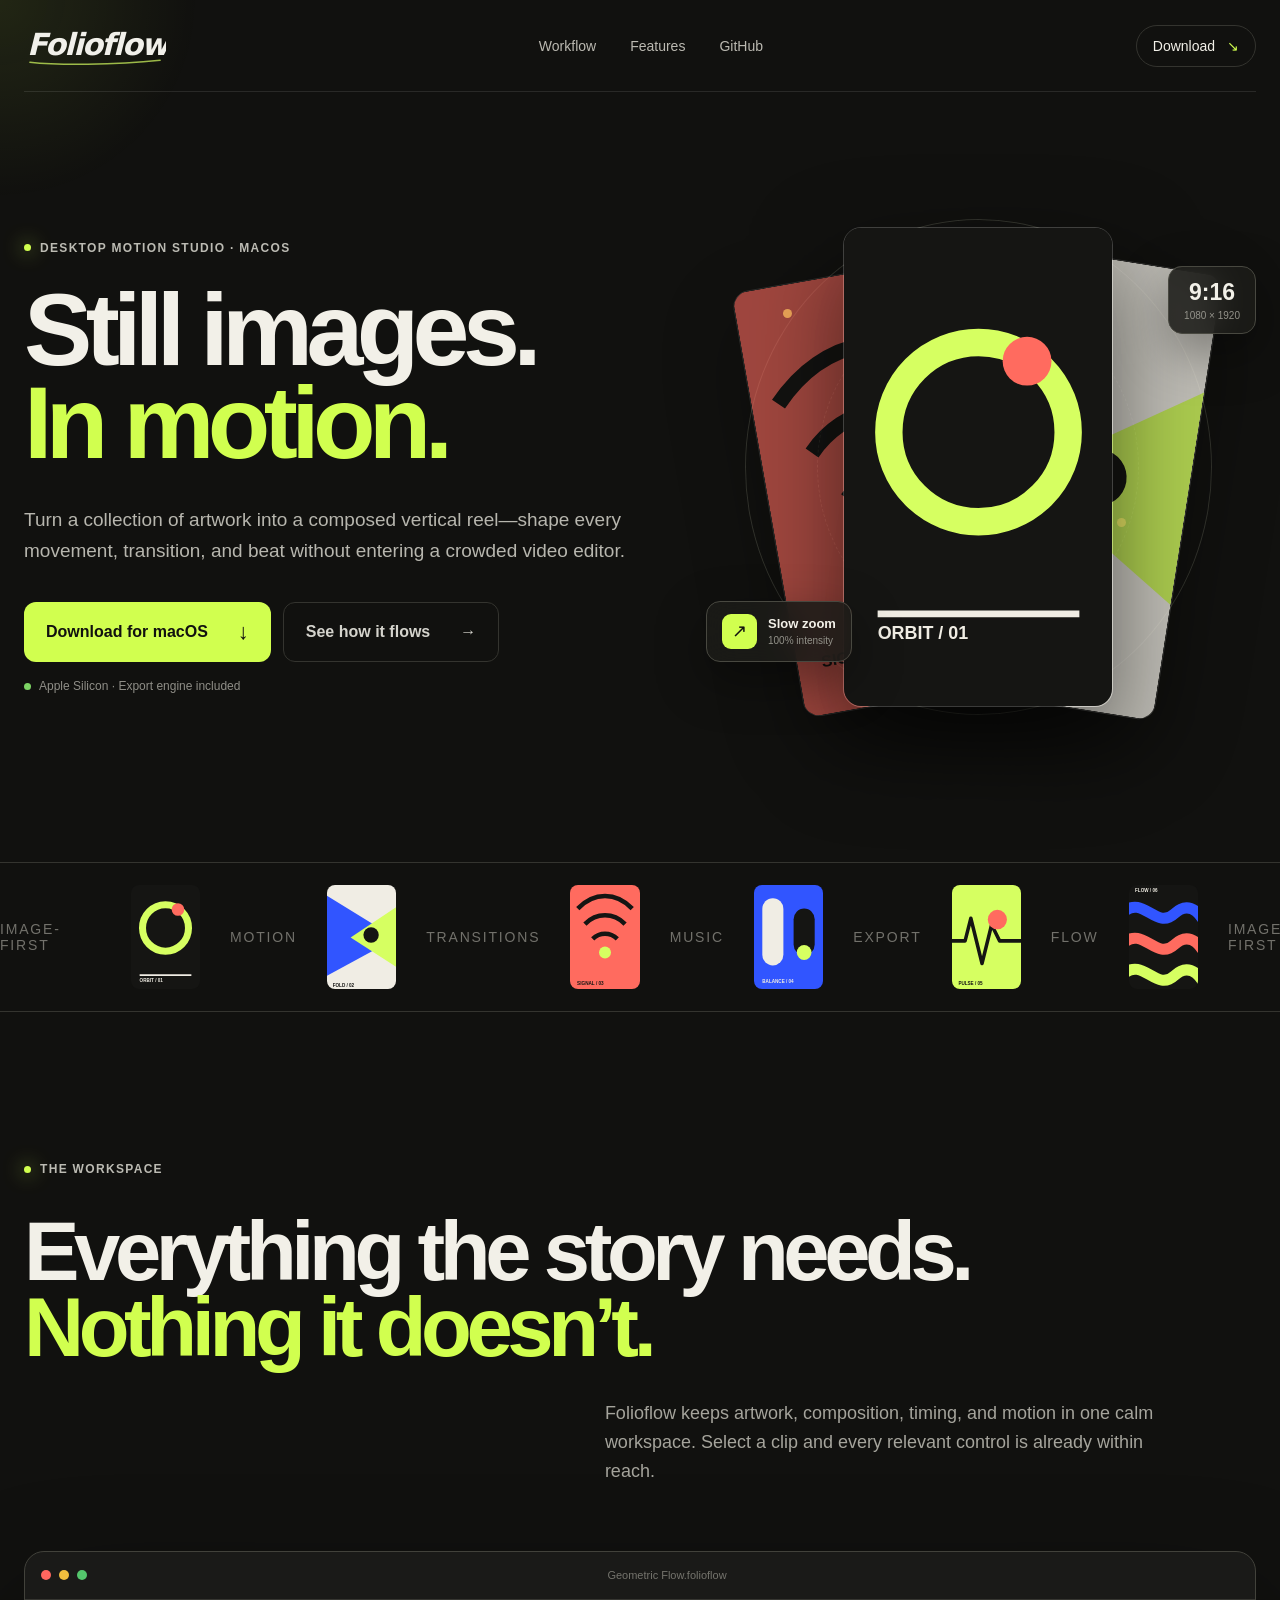
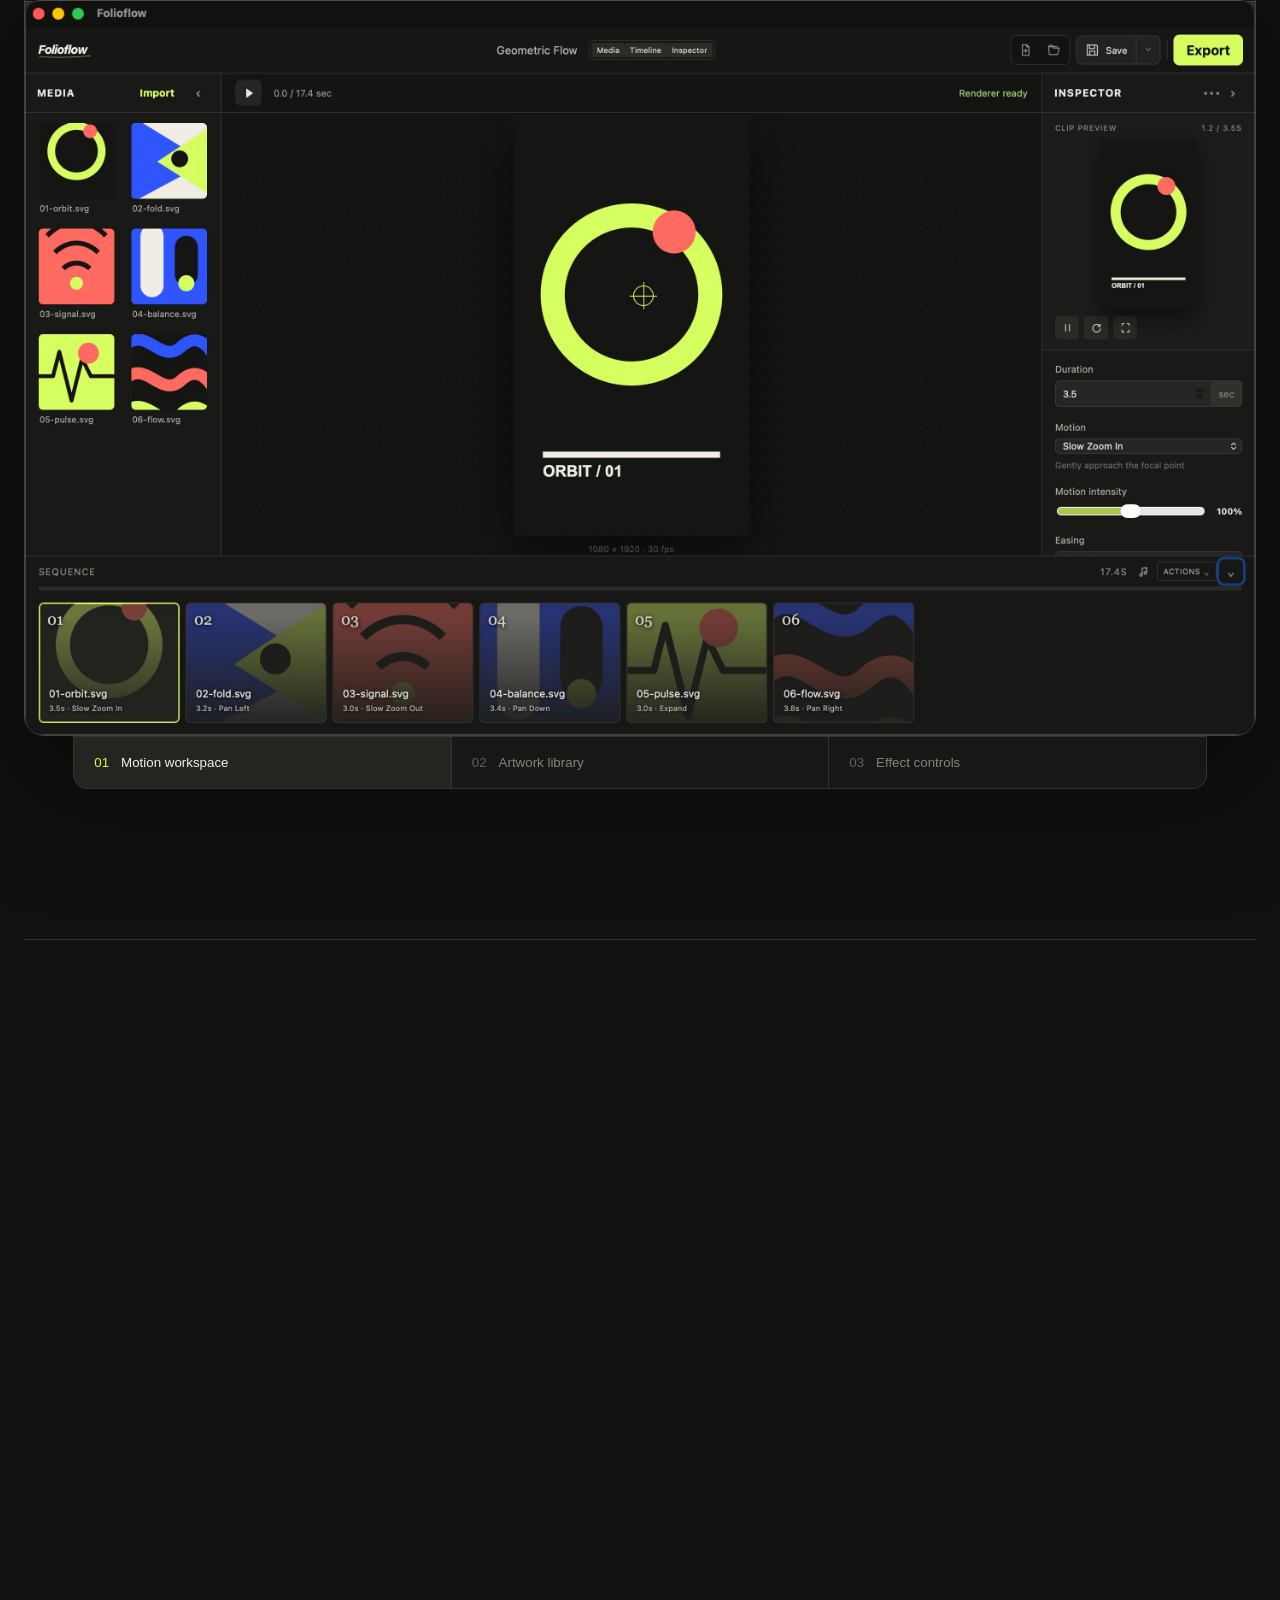
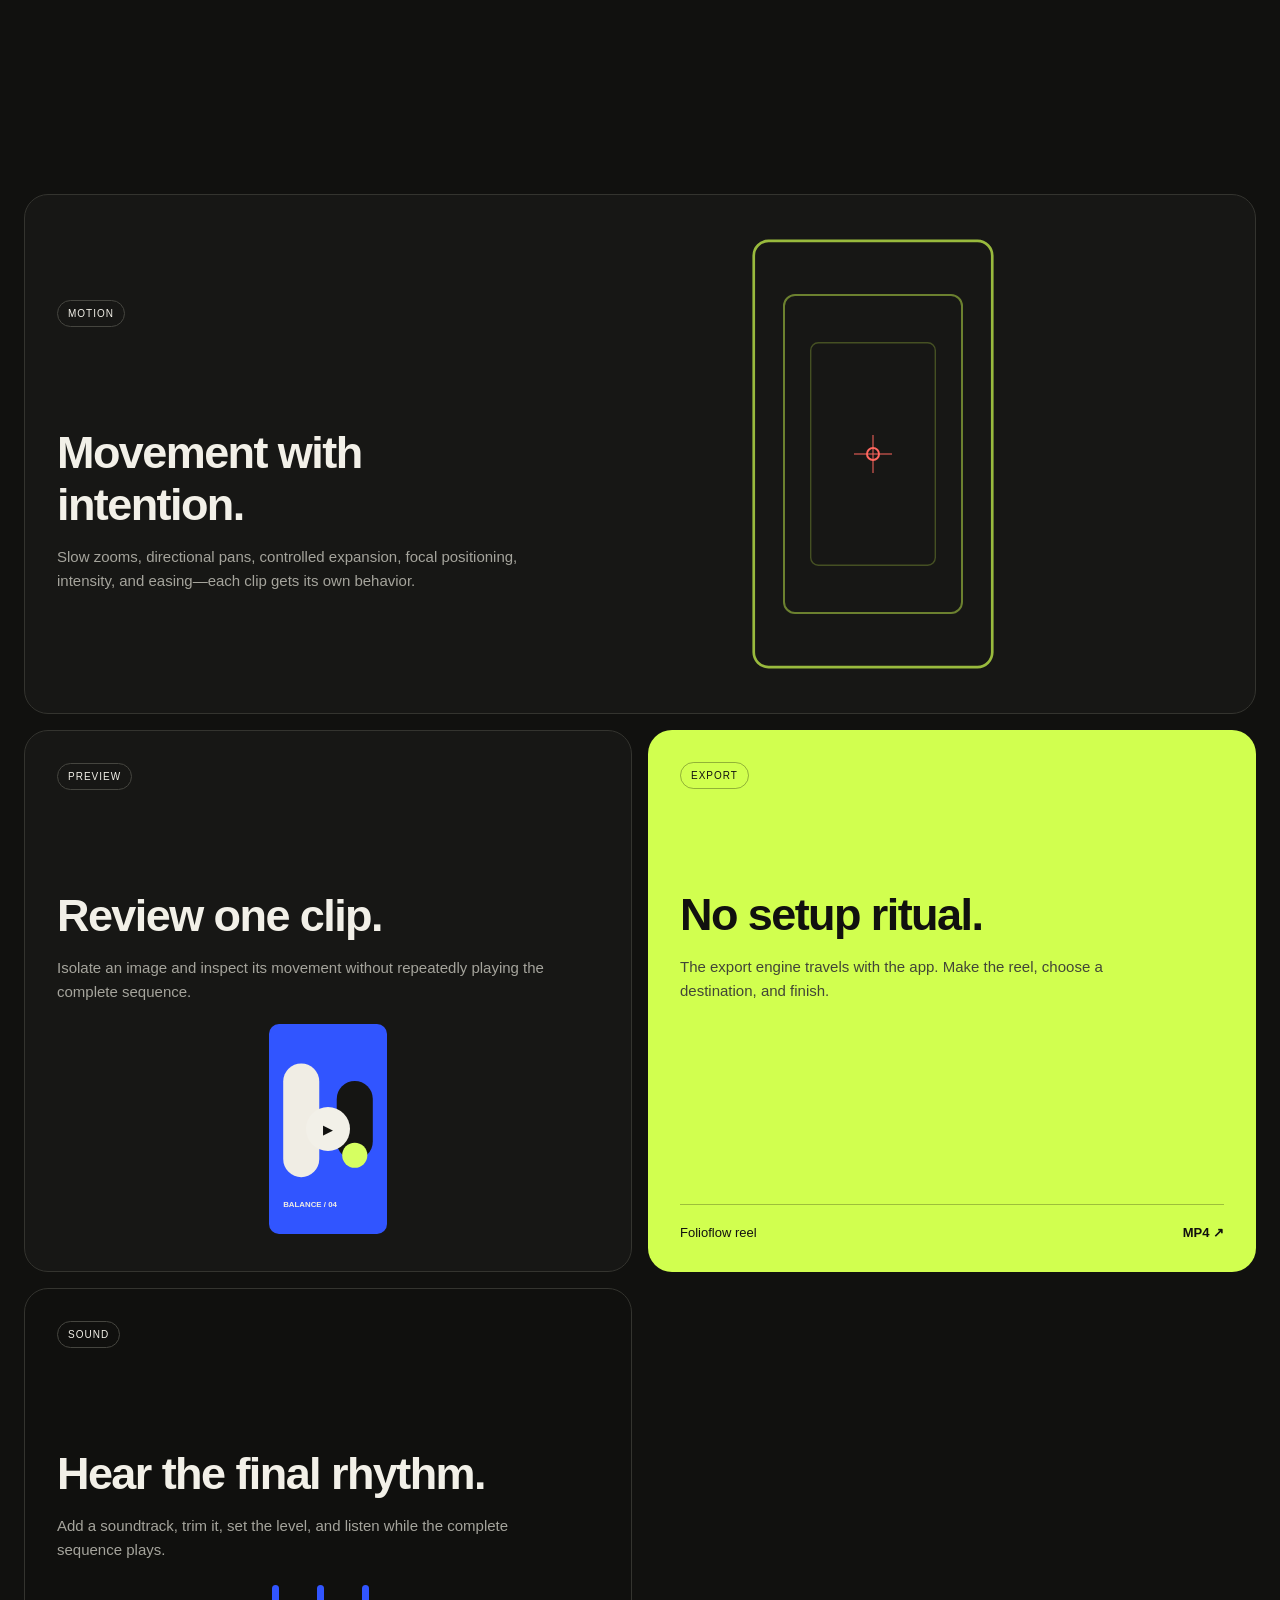
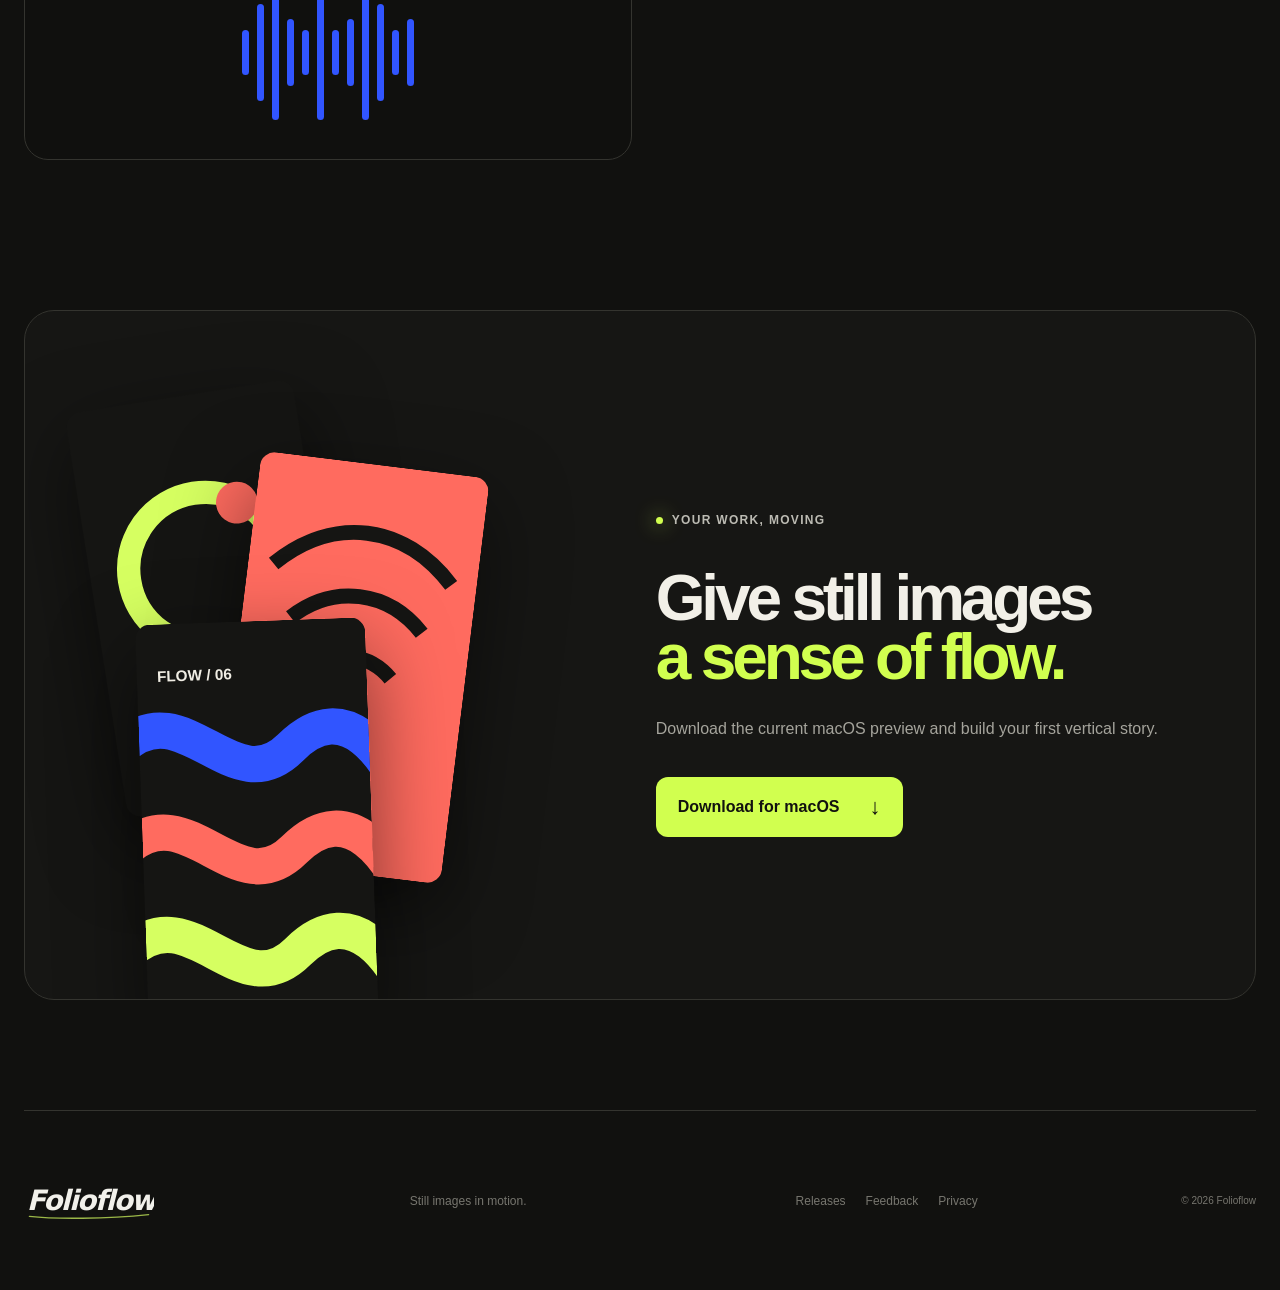
<file: site/index.html>
<!doctype html>
<html lang="en">
<head>
  <meta charset="utf-8"><meta name="viewport" content="width=device-width,initial-scale=1"><meta name="theme-color" content="#11110f">
  <meta name="description" content="Folioflow turns still artwork into polished vertical reels with intentional motion, transitions, music, and one-click export.">
  <title>Folioflow — Still images in motion</title><link rel="icon" href="assets/art/01-orbit.svg" type="image/svg+xml"><link rel="stylesheet" href="styles.css">
</head>
<body>
  <div class="cursor-glow" aria-hidden="true"></div>
  <header class="nav shell">
    <a class="brand" href="#top" aria-label="Folioflow home"><img src="assets/folioflow-logo.svg" alt="Folioflow"></a>
    <nav aria-label="Primary navigation"><a href="#workflow">Workflow</a><a href="#features">Features</a><a href="https://github.com/hanifb1360/Folioflow-Releases">GitHub</a></nav>
    <a class="nav-download" id="nav-download" href="https://github.com/hanifb1360/Folioflow-Releases/releases">Download <span>↘</span></a>
  </header>
  <main id="top">
    <section class="hero shell">
      <div class="hero-copy reveal">
        <p class="eyebrow"><span></span> Desktop motion studio · macOS</p>
        <h1>Still images.<br><em>In motion.</em></h1>
        <p class="lede">Turn a collection of artwork into a composed vertical reel—shape every movement, transition, and beat without entering a crowded video editor.</p>
        <div class="hero-actions">
          <a class="button primary" id="download" href="https://github.com/hanifb1360/Folioflow-Releases/releases"><span class="button-label">Download for macOS</span><span class="button-arrow">↓</span></a>
          <a class="button secondary" href="#workflow">See how it flows <span>→</span></a>
        </div>
        <p class="release-note"><span class="status-dot"></span><span id="release-label">Apple Silicon · Export engine included</span></p>
      </div>
      <div class="hero-stage reveal" data-delay="1">
        <div class="orbit orbit-one"></div><div class="orbit orbit-two"></div>
        <div class="art-stack" aria-label="Geometric artwork moving through Folioflow">
          <figure class="art-card card-back"><img src="assets/art/03-signal.svg" alt="Signal geometric artwork"></figure>
          <figure class="art-card card-mid"><img src="assets/art/02-fold.svg" alt="Fold geometric artwork"></figure>
          <figure class="art-card card-front"><img src="assets/art/01-orbit.svg" alt="Orbit geometric artwork"></figure>
        </div>
        <div class="floating-chip chip-motion"><span class="chip-icon">↗</span><span><b>Slow zoom</b><small>100% intensity</small></span></div>
        <div class="floating-chip chip-format"><b>9:16</b><small>1080 × 1920</small></div>
      </div>
    </section>
    <section class="art-marquee" aria-label="Demo artwork gallery"><div class="marquee-track">
      <span>IMAGE-FIRST</span><img src="assets/art/01-orbit.svg" alt=""><span>MOTION</span><img src="assets/art/02-fold.svg" alt=""><span>TRANSITIONS</span><img src="assets/art/03-signal.svg" alt=""><span>MUSIC</span><img src="assets/art/04-balance.svg" alt=""><span>EXPORT</span><img src="assets/art/05-pulse.svg" alt=""><span>FLOW</span><img src="assets/art/06-flow.svg" alt="">
      <span aria-hidden="true">IMAGE-FIRST</span><img src="assets/art/01-orbit.svg" alt="" aria-hidden="true"><span aria-hidden="true">MOTION</span><img src="assets/art/02-fold.svg" alt="" aria-hidden="true"><span aria-hidden="true">TRANSITIONS</span><img src="assets/art/03-signal.svg" alt="" aria-hidden="true"><span aria-hidden="true">MUSIC</span><img src="assets/art/04-balance.svg" alt="" aria-hidden="true"><span aria-hidden="true">EXPORT</span><img src="assets/art/05-pulse.svg" alt="" aria-hidden="true"><span aria-hidden="true">FLOW</span><img src="assets/art/06-flow.svg" alt="" aria-hidden="true">
    </div></section>
    <section class="product shell" id="workflow">
      <div class="section-heading reveal"><p class="eyebrow"><span></span> The workspace</p><h2>Everything the story needs.<br><em>Nothing it doesn’t.</em></h2><p>Folioflow keeps artwork, composition, timing, and motion in one calm workspace. Select a clip and every relevant control is already within reach.</p></div>
      <div class="product-browser reveal" data-delay="1"><div class="window-bar"><i></i><i></i><i></i><span>Geometric Flow.folioflow</span></div><img id="product-shot" src="assets/screenshots/motion-inspector.jpg" alt="Folioflow workspace with the geometric demo project"></div>
      <div class="shot-tabs" role="tablist" aria-label="Product screenshots">
        <button class="shot-tab active" data-shot="assets/screenshots/motion-inspector.jpg" data-alt="Folioflow motion inspector and timeline" role="tab"><span>01</span>Motion workspace</button>
        <button class="shot-tab" data-shot="assets/screenshots/geometric-overview.jpg" data-alt="Folioflow media gallery and composition preview" role="tab"><span>02</span>Artwork library</button>
        <button class="shot-tab" data-shot="assets/screenshots/controlled-expand.jpg" data-alt="Folioflow controlled expand effect settings" role="tab"><span>03</span>Effect controls</button>
      </div>
    </section>
    <section class="steps shell">
      <article class="step reveal"><span class="step-number">01</span><div class="step-art"><img src="assets/art/02-fold.svg" alt="Fold artwork"></div><h3>Bring in the work</h3><p>Import images, see every source at a glance, and arrange the story as a visual sequence.</p></article>
      <article class="step reveal" data-delay="1"><span class="step-number">02</span><div class="step-art"><img src="assets/art/05-pulse.svg" alt="Pulse artwork"></div><h3>Shape the movement</h3><p>Choose a motion style, set its intensity and focal point, then tune easing and transitions clip by clip.</p></article>
      <article class="step reveal" data-delay="2"><span class="step-number">03</span><div class="step-art"><img src="assets/art/06-flow.svg" alt="Flow artwork"></div><h3>Soundtrack. Export.</h3><p>Preview with music and render a social-ready 1080 × 1920 H.264 video with the included export engine.</p></article>
    </section>
    <section class="features shell" id="features">
      <div class="section-heading compact reveal"><p class="eyebrow"><span></span> Built for focus</p><h2>Precise where it matters.</h2></div>
      <div class="feature-grid">
        <article class="feature feature-wide reveal"><div><span class="feature-tag">Motion</span><h3>Movement with intention.</h3><p>Slow zooms, directional pans, controlled expansion, focal positioning, intensity, and easing—each clip gets its own behavior.</p></div><div class="motion-demo"><div class="focus-point"></div><div class="motion-frame one"></div><div class="motion-frame two"></div><div class="motion-frame three"></div></div></article>
        <article class="feature reveal" data-delay="1"><span class="feature-tag">Preview</span><h3>Review one clip.</h3><p>Isolate an image and inspect its movement without repeatedly playing the complete sequence.</p><div class="mini-preview"><img src="assets/art/04-balance.svg" alt="Balance artwork preview"><button aria-label="Play preview">▶</button></div></article>
        <article class="feature feature-accent reveal"><span class="feature-tag dark">Export</span><h3>No setup ritual.</h3><p>The export engine travels with the app. Make the reel, choose a destination, and finish.</p><div class="export-line"><span>Folioflow reel</span><b>MP4 ↗</b></div></article>
        <article class="feature feature-dark reveal" data-delay="1"><span class="feature-tag">Sound</span><h3>Hear the final rhythm.</h3><p>Add a soundtrack, trim it, set the level, and listen while the complete sequence plays.</p><div class="waveform"><i></i><i></i><i></i><i></i><i></i><i></i><i></i><i></i><i></i><i></i><i></i><i></i></div></article>
      </div>
    </section>
    <section class="closing shell reveal">
      <div class="closing-art"><img src="assets/art/01-orbit.svg" alt="Orbit artwork"><img src="assets/art/03-signal.svg" alt="Signal artwork"><img src="assets/art/06-flow.svg" alt="Flow artwork"></div>
      <div class="closing-copy"><p class="eyebrow"><span></span> Your work, moving</p><h2>Give still images<br><em>a sense of flow.</em></h2><p>Download the current macOS preview and build your first vertical story.</p><a class="button primary" id="closing-download" href="https://github.com/hanifb1360/Folioflow-Releases/releases"><span class="button-label">Download for macOS</span><span class="button-arrow">↓</span></a></div>
    </section>
  </main>
  <footer class="shell"><img src="assets/folioflow-logo.svg" alt="Folioflow"><p>Still images in motion.</p><div><a href="https://github.com/hanifb1360/Folioflow-Releases/releases">Releases</a><a href="https://github.com/hanifb1360/Folioflow-Releases/issues">Feedback</a><a href="privacy/">Privacy</a></div><small>© <span id="year"></span> Folioflow</small></footer>
  <script src="app.js"></script>
</body>
</html>
</file>
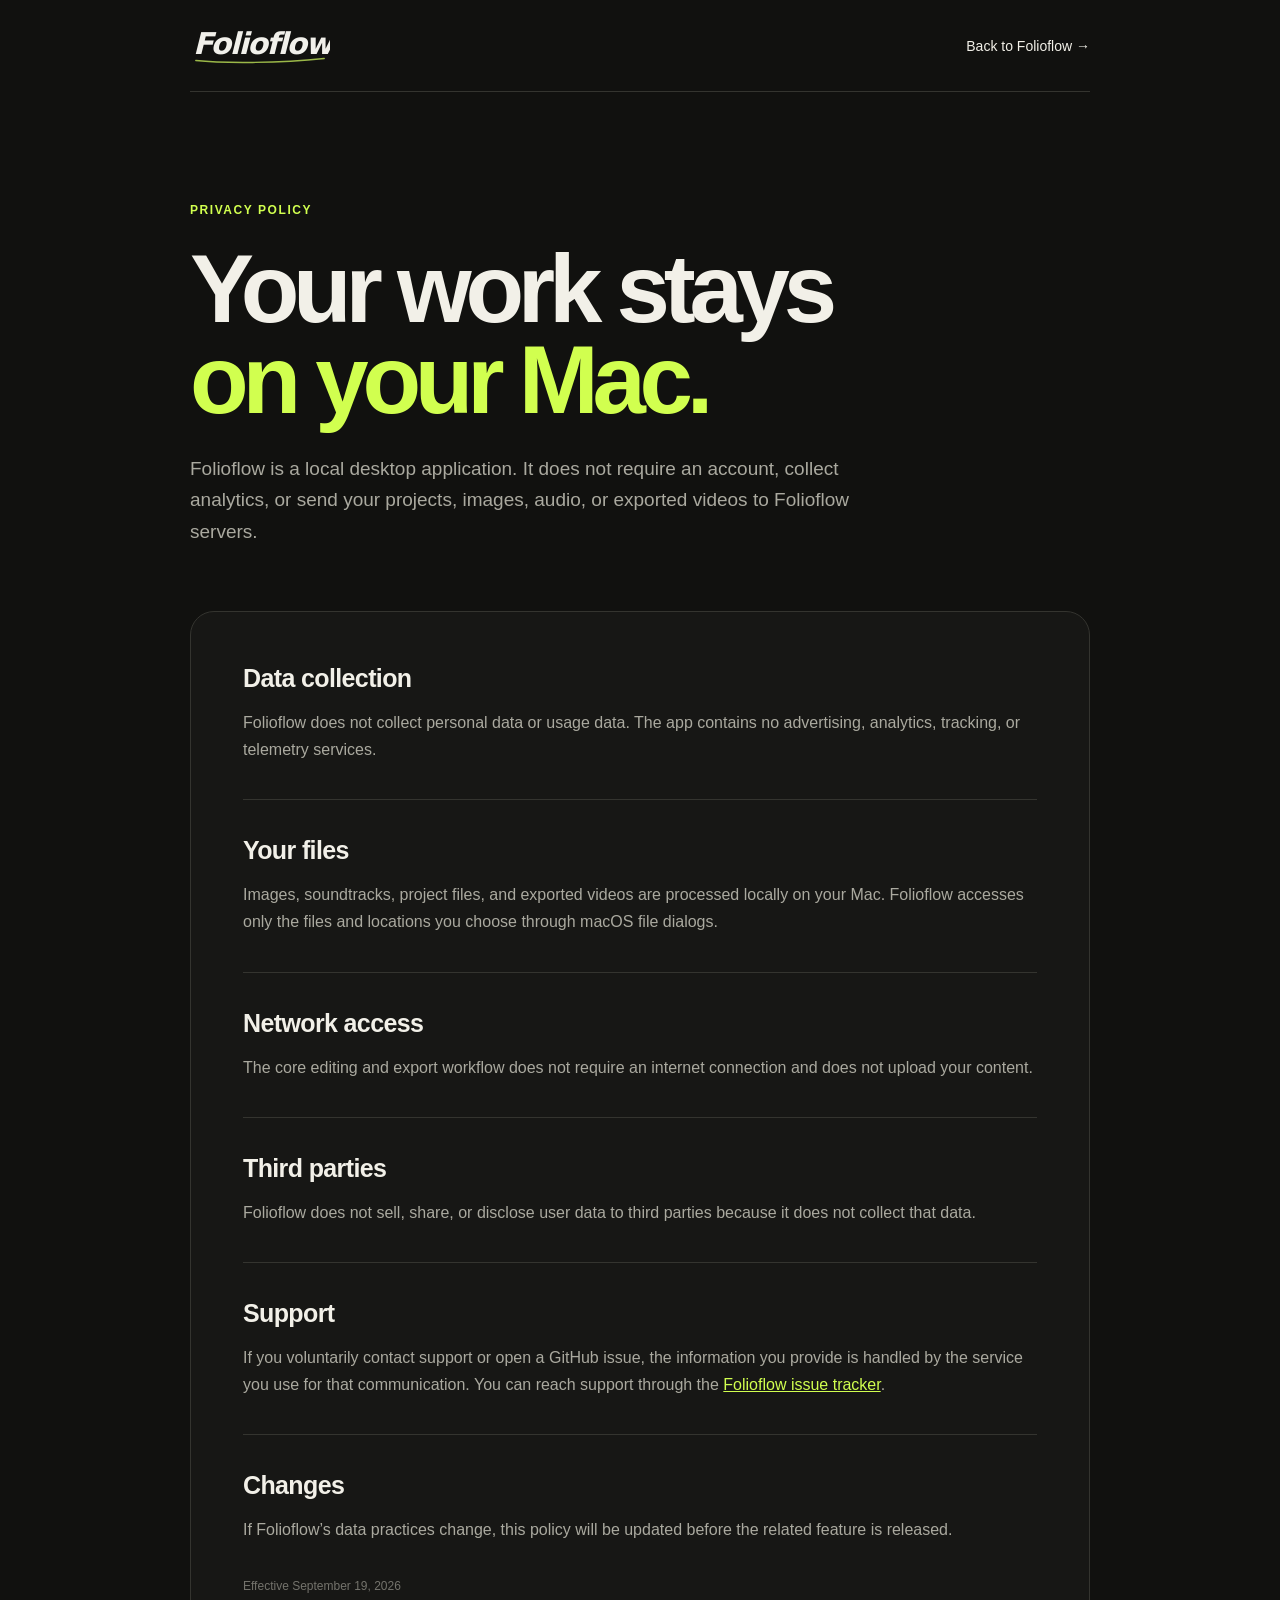
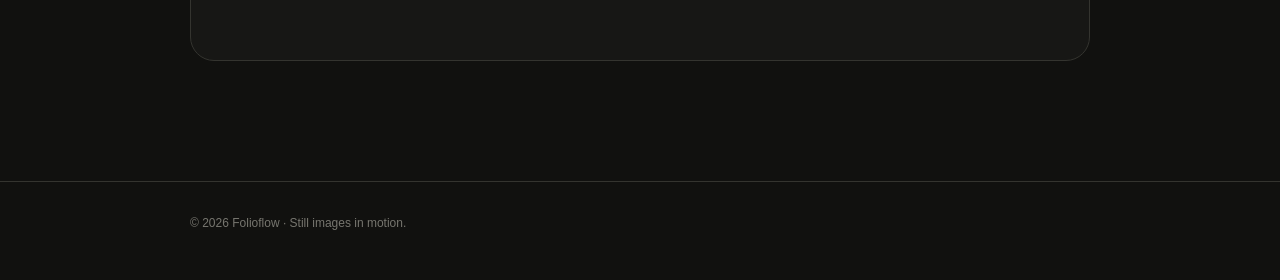
<file: site/privacy/index.html>
<!doctype html>
<html lang="en">
<head>
  <meta charset="utf-8">
  <meta name="viewport" content="width=device-width,initial-scale=1">
  <meta name="theme-color" content="#11110f">
  <meta name="description" content="Folioflow privacy policy.">
  <title>Privacy — Folioflow</title>
  <style>
    :root{--ink:#11110f;--paper:#f2f0e8;--muted:#aaa99f;--line:#34342f;--lime:#d1ff4f}*{box-sizing:border-box}body{margin:0;background:var(--ink);color:var(--paper);font-family:Inter,-apple-system,BlinkMacSystemFont,"SF Pro Display","Helvetica Neue",sans-serif}.shell{width:min(900px,calc(100% - 40px));margin:auto}header{height:92px;display:flex;align-items:center;justify-content:space-between;border-bottom:1px solid var(--line)}header img{width:140px}header a{color:var(--paper);text-decoration:none;font-size:14px}main{padding:96px 0 120px}.eyebrow{color:var(--lime);font-size:12px;font-weight:750;letter-spacing:.13em;text-transform:uppercase}h1{font-size:clamp(56px,9vw,96px);letter-spacing:-.065em;line-height:.94;margin:24px 0 28px}h1 em{font-style:normal;color:var(--lime)}.lede{font-size:19px;line-height:1.65;color:var(--muted);max-width:720px;margin-bottom:64px}.card{border:1px solid var(--line);border-radius:24px;padding:clamp(28px,5vw,52px);background:#171715}.card section+section{border-top:1px solid var(--line);margin-top:36px;padding-top:36px}h2{font-size:25px;letter-spacing:-.025em;margin:0 0 14px}p,li{color:var(--muted);line-height:1.7}ul{padding-left:20px}a{color:var(--lime)}.updated{font-size:12px;color:#74736c;margin-top:32px}footer{border-top:1px solid var(--line);padding:34px 0 50px;color:#77766f;font-size:12px}@media(max-width:600px){header{height:72px}main{padding-top:64px}}
  </style>
</head>
<body>
  <header class="shell"><a href="../" aria-label="Folioflow home"><img src="../assets/folioflow-logo.svg" alt="Folioflow"></a><a href="../">Back to Folioflow →</a></header>
  <main class="shell">
    <p class="eyebrow">Privacy policy</p>
    <h1>Your work stays<br><em>on your Mac.</em></h1>
    <p class="lede">Folioflow is a local desktop application. It does not require an account, collect analytics, or send your projects, images, audio, or exported videos to Folioflow servers.</p>
    <div class="card">
      <section><h2>Data collection</h2><p>Folioflow does not collect personal data or usage data. The app contains no advertising, analytics, tracking, or telemetry services.</p></section>
      <section><h2>Your files</h2><p>Images, soundtracks, project files, and exported videos are processed locally on your Mac. Folioflow accesses only the files and locations you choose through macOS file dialogs.</p></section>
      <section><h2>Network access</h2><p>The core editing and export workflow does not require an internet connection and does not upload your content.</p></section>
      <section><h2>Third parties</h2><p>Folioflow does not sell, share, or disclose user data to third parties because it does not collect that data.</p></section>
      <section><h2>Support</h2><p>If you voluntarily contact support or open a GitHub issue, the information you provide is handled by the service you use for that communication. You can reach support through the <a href="https://github.com/hanifb1360/Folioflow-Releases/issues">Folioflow issue tracker</a>.</p></section>
      <section><h2>Changes</h2><p>If Folioflow’s data practices change, this policy will be updated before the related feature is released.</p></section>
      <p class="updated">Effective September 19, 2026</p>
    </div>
  </main>
  <footer><div class="shell">© 2026 Folioflow · Still images in motion.</div></footer>
</body>
</html>
</file>
<file: site/styles.css>
:root{--ink:#11110f;--panel:#191917;--paper:#f2f0e8;--muted:#a5a49c;--line:#34342f;--lime:#d1ff4f;--blue:#3155ff;--coral:#ff675f;--radius:24px}*{box-sizing:border-box}html{scroll-behavior:smooth}body{margin:0;background:var(--ink);color:var(--paper);font-family:Inter,-apple-system,BlinkMacSystemFont,"SF Pro Display","Helvetica Neue",sans-serif;overflow-x:hidden}.shell{width:min(1280px,calc(100% - 48px));margin-inline:auto}a{color:inherit;text-decoration:none}.cursor-glow{position:fixed;width:420px;height:420px;border-radius:50%;background:radial-gradient(circle,rgba(209,255,79,.09),transparent 67%);transform:translate(-50%,-50%);pointer-events:none;z-index:-1}.nav{height:92px;display:flex;align-items:center;justify-content:space-between;border-bottom:1px solid rgba(255,255,255,.1);position:relative;z-index:20}.brand img{width:142px;display:block}.nav nav{display:flex;gap:34px;color:#bbb9b1;font-size:14px}.nav nav a,.nav-download{transition:color .2s}.nav nav a:hover{color:var(--paper)}.nav-download{font-size:14px;border:1px solid var(--line);padding:12px 16px;border-radius:999px}.nav-download:hover{background:var(--paper);color:var(--ink)}.nav-download span{color:var(--lime);margin-left:8px}.hero{min-height:770px;display:grid;grid-template-columns:1.06fr .94fr;align-items:center;gap:50px;padding-block:80px 100px}.eyebrow{text-transform:uppercase;letter-spacing:.11em;font-weight:700;font-size:12px;color:#bcbbb3;display:flex;align-items:center;gap:9px}.eyebrow span{display:inline-block;width:7px;height:7px;background:var(--lime);border-radius:50%;box-shadow:0 0 20px var(--lime)}h1,h2,h3,p{margin-top:0}h1,h2{letter-spacing:-.065em;line-height:.91}h1{font-size:clamp(68px,8vw,126px);margin:28px 0 36px;font-weight:780}h1 em,h2 em{font-style:normal;color:var(--lime)}.lede{font-size:19px;line-height:1.6;color:#b7b6ae;max-width:620px}.hero-actions{display:flex;align-items:center;gap:12px;margin-top:36px}.button{height:60px;padding:0 22px;border-radius:12px;display:inline-flex;align-items:center;gap:30px;font-weight:750;transition:transform .25s,background .25s}.button:hover{transform:translateY(-3px)}.button.primary{background:var(--lime);color:var(--ink);justify-content:space-between}.button.primary:hover{background:#dcff78}.button-arrow{font-size:22px}.button.secondary{border:1px solid var(--line);color:#d4d3cc}.release-note{font-size:12px;color:#8f8e87;margin:17px 0 0;display:flex;align-items:center;gap:8px}.status-dot{width:7px;height:7px;border-radius:50%;background:#7dd464}.hero-stage{height:590px;position:relative;display:grid;place-items:center}.orbit{position:absolute;border:1px solid #363730;border-radius:50%;inset:8%;animation:spin 20s linear infinite}.orbit:after{content:"";position:absolute;width:9px;height:9px;border-radius:50%;background:var(--lime);left:8%;top:18%}.orbit-two{inset:21%;animation-direction:reverse;animation-duration:14s;border-style:dashed}.orbit-two:after{background:var(--coral);left:auto;right:4%;top:65%}.art-stack{position:relative;width:270px;height:480px;perspective:1000px}.art-card{position:absolute;inset:0;margin:0;border-radius:18px;overflow:hidden;border:1px solid rgba(255,255,255,.2);box-shadow:0 35px 90px rgba(0,0,0,.5);transition:transform .5s}.art-card img{width:100%;height:100%;object-fit:cover;display:block}.card-back{transform:translate(-90px,18px) rotate(-10deg) scale(.9);opacity:.6}.card-mid{transform:translate(85px,12px) rotate(9deg) scale(.94);opacity:.78}.card-front{animation:float 5s ease-in-out infinite}.hero-stage:hover .card-back{transform:translate(-130px,10px) rotate(-14deg) scale(.9)}.hero-stage:hover .card-mid{transform:translate(125px,4px) rotate(13deg) scale(.94)}.floating-chip{position:absolute;background:rgba(28,28,25,.88);border:1px solid #484840;box-shadow:0 18px 50px rgba(0,0,0,.35);backdrop-filter:blur(16px);border-radius:14px;padding:12px 15px;display:flex;gap:11px;align-items:center}.floating-chip b,.floating-chip small{display:block}.floating-chip b{font-size:13px}.floating-chip small{font-size:10px;color:#93928a;margin-top:4px}.chip-icon{width:35px;height:35px;display:grid;place-items:center;border-radius:9px;background:var(--lime);color:var(--ink);font-size:18px}.chip-motion{left:1%;bottom:17%;animation:float 4s ease-in-out infinite reverse}.chip-format{right:0;top:16%;display:block;text-align:center}.chip-format b{font-size:23px}.art-marquee{height:150px;border-block:1px solid var(--line);overflow:hidden;display:flex;align-items:center}.marquee-track{display:flex;align-items:center;gap:30px;width:max-content;animation:marquee 40s linear infinite}.marquee-track span{font-size:14px;letter-spacing:.13em;color:#72716b}.marquee-track img{width:76px;height:104px;object-fit:cover;border-radius:8px}.product{padding-block:150px}.section-heading{display:grid;grid-template-columns:1fr 1.25fr;column-gap:60px;align-items:start}.section-heading .eyebrow{grid-column:1}.section-heading h2{grid-column:1/3;font-size:clamp(52px,6.5vw,96px);margin:26px 0 34px}.section-heading>p:last-child{grid-column:2;font-size:18px;line-height:1.6;color:var(--muted);max-width:580px;margin-bottom:65px}.product-browser{background:#1a1a18;border:1px solid #42423b;border-radius:20px;overflow:hidden;box-shadow:0 55px 120px rgba(0,0,0,.46)}.window-bar{height:48px;border-bottom:1px solid #363631;display:flex;align-items:center;gap:8px;padding:0 16px;color:#75746d;font-size:11px}.window-bar i{width:10px;height:10px;border-radius:50%;background:#55554f}.window-bar i:first-child{background:var(--coral)}.window-bar i:nth-child(2){background:#f0be3d}.window-bar i:nth-child(3){background:#54c66c}.window-bar span{margin-left:auto;margin-right:auto}.product-browser img{display:block;width:100%;aspect-ratio:1.674/1;object-fit:cover;transition:opacity .2s}.product-browser img.changing{opacity:.35}.shot-tabs{display:grid;grid-template-columns:repeat(3,1fr);gap:1px;background:var(--line);border:1px solid var(--line);border-radius:0 0 14px 14px;overflow:hidden;width:92%;margin:auto}.shot-tab{border:0;background:#171715;color:#85847c;text-align:left;padding:18px 20px;cursor:pointer;font:600 13px inherit;transition:background .2s,color .2s}.shot-tab span{color:#60605a;margin-right:12px}.shot-tab:hover,.shot-tab.active{background:#242420;color:var(--paper)}.shot-tab.active span{color:var(--lime)}.steps{display:grid;grid-template-columns:repeat(3,1fr);border-top:1px solid var(--line);padding-bottom:150px}.step{padding:28px 26px 0;border-right:1px solid var(--line)}.step:first-child{border-left:1px solid var(--line)}.step-number{color:var(--lime);font-size:12px}.step-art{height:330px;margin:24px 0;overflow:hidden;border-radius:16px}.step-art img{width:100%;height:100%;object-fit:cover;transition:transform .6s}.step:hover img{transform:scale(1.05)}.step h3,.feature h3{font-size:30px;letter-spacing:-.035em;margin-bottom:14px}.step p,.feature p{color:var(--muted);line-height:1.6;font-size:15px}.features{padding-bottom:150px}.section-heading.compact{display:block}.section-heading.compact h2{font-size:clamp(50px,6vw,86px);margin-bottom:60px}.feature-grid{display:grid;grid-template-columns:1fr 1fr;gap:16px}.feature{min-height:440px;border:1px solid var(--line);border-radius:var(--radius);padding:32px;background:#171715;overflow:hidden;position:relative}.feature-wide{grid-column:1/3;display:grid;grid-template-columns:.8fr 1.2fr;align-items:center;min-height:520px}.feature-tag{display:inline-flex;border:1px solid #45453f;border-radius:999px;padding:7px 10px;font-size:10px;text-transform:uppercase;letter-spacing:.1em;margin-bottom:100px}.feature h3{font-size:45px}.feature p{max-width:490px}.motion-demo{height:390px;position:relative;display:grid;place-items:center}.motion-frame{position:absolute;width:180px;aspect-ratio:9/16;border:2px solid rgba(209,255,79,.7);border-radius:12px}.motion-frame.one{transform:scale(.7);opacity:.35}.motion-frame.two{transform:scale(1);opacity:.65}.motion-frame.three{transform:scale(1.34)}.focus-point{width:14px;height:14px;border:2px solid var(--coral);border-radius:50%;position:relative;z-index:2}.focus-point:before,.focus-point:after{content:"";position:absolute;background:var(--coral);left:50%;top:50%;transform:translate(-50%,-50%)}.focus-point:before{width:38px;height:1px}.focus-point:after{height:38px;width:1px}.mini-preview{height:220px;display:flex;justify-content:center;align-items:center;position:relative}.mini-preview img{height:210px;aspect-ratio:9/16;object-fit:cover;border-radius:10px}.mini-preview button{position:absolute;border:0;background:var(--paper);color:var(--ink);width:44px;height:44px;border-radius:50%}.feature-accent{background:var(--lime);color:var(--ink);border:0}.feature-accent p{color:#424637}.feature-tag.dark{border-color:rgba(0,0,0,.3)}.export-line{position:absolute;left:32px;right:32px;bottom:32px;border-top:1px solid rgba(0,0,0,.25);padding-top:20px;display:flex;justify-content:space-between;font-size:13px}.feature-dark{background:#10100e}.waveform{height:150px;display:flex;align-items:center;gap:8px;justify-content:center}.waveform i{display:block;width:7px;height:30%;border-radius:5px;background:var(--blue);animation:wave 1.2s ease-in-out infinite}.waveform i:nth-child(2n){height:65%;animation-delay:.1s}.waveform i:nth-child(3n){height:90%;animation-delay:.2s}.waveform i:nth-child(4n){height:45%;animation-delay:.3s}.closing{min-height:690px;border:1px solid var(--line);border-radius:30px;margin-bottom:110px;display:grid;grid-template-columns:1fr 1.1fr;overflow:hidden;background:#161614}.closing-art{position:relative;min-height:600px}.closing-art img{position:absolute;width:230px;aspect-ratio:9/16;object-fit:cover;border-radius:15px;box-shadow:0 30px 80px rgba(0,0,0,.5)}.closing-art img:first-child{left:12%;top:12%;transform:rotate(-9deg)}.closing-art img:nth-child(2){left:36%;top:22%;transform:rotate(7deg)}.closing-art img:nth-child(3){left:20%;top:45%;transform:rotate(-2deg)}.closing-copy{padding:100px 45px 60px;display:flex;flex-direction:column;align-items:flex-start;justify-content:center}.closing-copy h2{font-size:clamp(50px,5vw,80px);margin:30px 0}.closing-copy>p:not(.eyebrow){color:var(--muted);line-height:1.6}.closing-copy .button{margin-top:20px}footer{min-height:180px;border-top:1px solid var(--line);display:grid;grid-template-columns:1fr 1fr 1fr auto;gap:30px;align-items:center;color:#77766f;font-size:12px}footer img{width:130px}footer p{margin:0}footer div{display:flex;gap:20px}footer a:hover{color:var(--paper)}.reveal{opacity:0;transform:translateY(30px);transition:opacity .8s ease,transform .8s cubic-bezier(.2,.75,.2,1)}.reveal[data-delay="1"]{transition-delay:.12s}.reveal[data-delay="2"]{transition-delay:.24s}.reveal.visible{opacity:1;transform:none}@keyframes spin{to{transform:rotate(360deg)}}@keyframes float{0%,100%{transform:translateY(0)}50%{transform:translateY(-14px)}}@keyframes marquee{to{transform:translateX(-50%)}}@keyframes wave{0%,100%{transform:scaleY(.55)}50%{transform:scaleY(1)}}@media(max-width:900px){.nav nav{display:none}.hero{grid-template-columns:1fr;padding-top:70px}.hero-stage{height:570px}.section-heading{display:block}.section-heading h2,.section-heading .eyebrow,.section-heading>p:last-child{grid-column:auto}.steps{grid-template-columns:1fr}.step,.step:first-child{border-left:0;border-right:0;border-bottom:1px solid var(--line);padding:35px 0}.step-art{height:450px}.feature-grid{grid-template-columns:1fr}.feature-wide{grid-column:auto;grid-template-columns:1fr}.closing{grid-template-columns:1fr}.closing-art{min-height:500px}footer{grid-template-columns:1fr 1fr;padding-block:50px}}@media(max-width:600px){.shell{width:min(100% - 28px,1280px)}.nav{height:74px}.brand img{width:116px}.nav-download{font-size:12px;padding:10px 12px}.hero{padding-block:55px 75px;min-height:auto}.hero-stage{height:500px}.art-stack{width:210px;height:374px}.card-back{transform:translate(-55px,18px) rotate(-10deg) scale(.9)}.card-mid{transform:translate(55px,12px) rotate(9deg) scale(.94)}.floating-chip{display:none}.hero-actions{align-items:stretch;flex-direction:column}.button{justify-content:space-between}.art-marquee{height:120px}.marquee-track img{width:55px;height:78px}.product{padding-block:90px}.section-heading h2{font-size:50px}.section-heading>p:last-child{font-size:16px;margin-bottom:38px}.shot-tabs{width:100%;grid-template-columns:1fr}.product-browser{border-radius:12px}.product-browser img{aspect-ratio:auto;min-height:330px;object-fit:cover;object-position:center}.step-art{height:420px}.steps,.features{padding-bottom:90px}.feature{padding:24px;min-height:400px}.feature-wide{min-height:600px}.feature-tag{margin-bottom:70px}.feature h3{font-size:36px}.closing{margin-bottom:70px}.closing-art{min-height:430px}.closing-art img{width:165px}.closing-copy{padding:60px 26px}.cursor-glow{display:none}footer{grid-template-columns:1fr 1fr}footer p{display:none}}@media(prefers-reduced-motion:reduce){html{scroll-behavior:auto}.reveal{opacity:1;transform:none;transition:none}.orbit,.art-card,.marquee-track,.waveform i{animation:none}}
</file>
